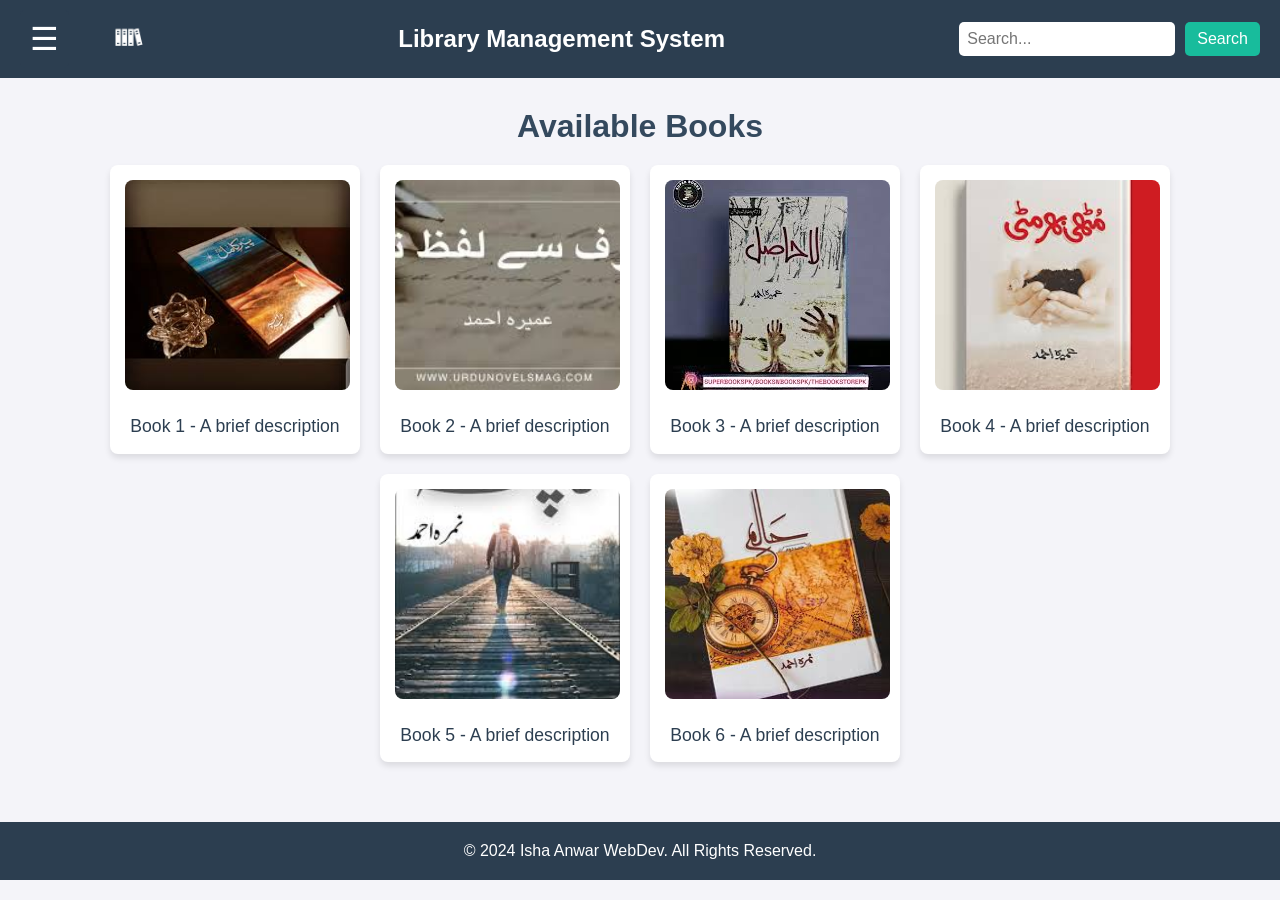
<file: index.html>
<!DOCTYPE html>
<html lang="en">
<head>
    <meta charset="UTF-8">
    <meta name="viewport" content="width=device-width, initial-scale=1.0">
    <title>Library Home</title>
    <link rel="stylesheet" href="home.css">
</head>
<body>

    <header>
        <div class="header-container">
          <div class="menu-button" title="Open Menu">&#9776;</div> 
          <div class="logo">
            <img src="logo.png" alt="Library Logo" />
          </div>
          <div class="title">
            <h1>Library Management System</h1>
          </div>
          <div class="search-container">
            <input type="text" placeholder="Search...">
            <button type="submit">Search</button>
          </div>
        </div>
        <nav>
          <div class="sidebar">
            <a href="javascript:void(0)" class="closebtn">&times;</a>
            <a href="home.html">Home</a>
            <a href="Contact.html">Contact</a>
            <a href="Help.html">Help</a>
            <a href="about.html">About</a>
            <a href="logout.html" class="logout">Logout</a>
          </div>
        </nav>
      </header>

    <main>
        <h2>Available Books</h2>
        <div class="book-list">
            <div class="book-item">
                <a href="book-details.html">
                    <img src="book1.png" alt="Book 1">
                    <p>Book 1 - A brief description</p>
                </a>
            </div>
            <div class="book-item">
                <a href="book-details.html">
                    <img src="book2.png" alt="Book 2">
                    <p>Book 2 - A brief description</p>
                </a>
            </div>
            <div class="book-item">
                <a href="book-details.html">
                    <img src="book3.png" alt="Book 1">
                    <p>Book 3 - A brief description</p>
                </a>
            </div>
            <div class="book-item">
                <a href="book-details.html">
                    <img src="book4.png" alt="Book 2">
                    <p>Book 4 - A brief description</p>
                </a>
            </div>
            <div class="book-item">
                <a href="book-details.html">
                    <img src="book5.png" alt="Book 1">
                    <p>Book 5 - A brief description</p>
                </a>
            </div>
            <div class="book-item">
                <a href="book-details.html">
                    <img src="book6.png" alt="Book 2">
                    <p>Book 6 - A brief description</p>
                </a>
            </div>
        </div>
    </main>

    <footer>
        <p>&copy; 2024 Isha Anwar WebDev. All Rights Reserved.</p>
    </footer>
    <script src="header.js"></script>
</body>
</html>
</file>
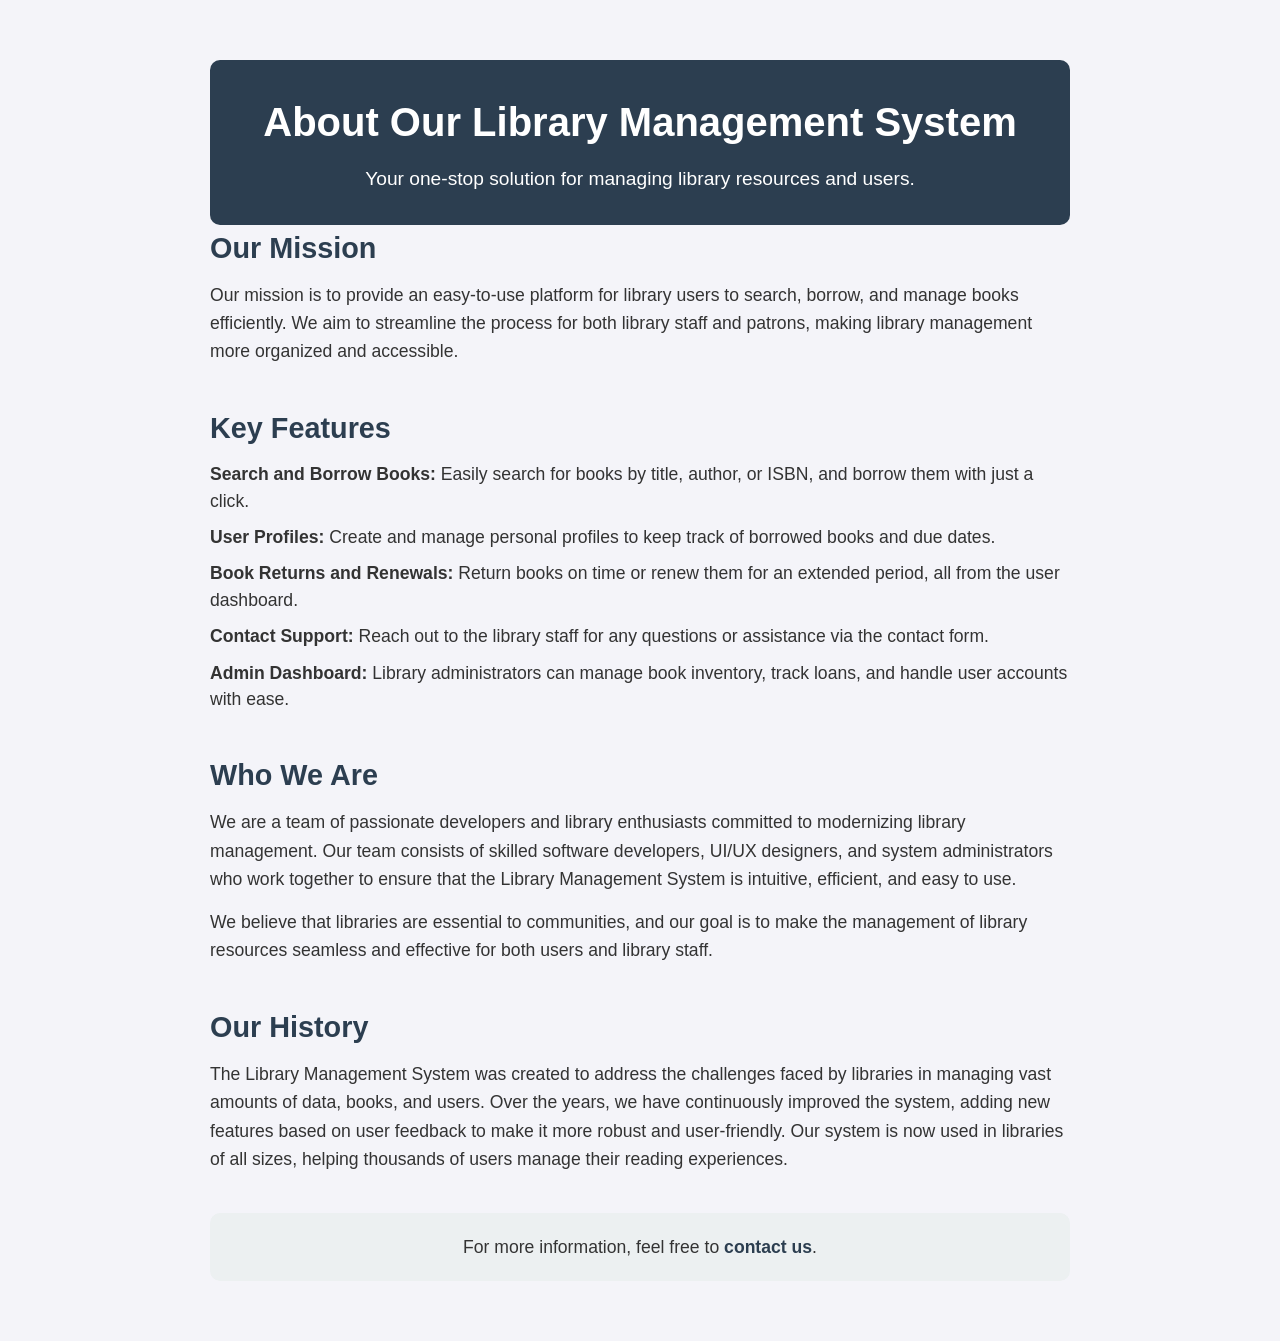
<file: about.html>
<!DOCTYPE html>
<html lang="en">
<head>
    <meta charset="UTF-8">
    <meta name="viewport" content="width=device-width, initial-scale=1.0">
    <title>About - Library System</title>
    <link rel="stylesheet" href="about.css">
</head>
<body>
    <div class="about-container">
        <header class="about-header">
            <h1>About Our Library Management System</h1>
            <p>Your one-stop solution for managing library resources and users.</p>
        </header>

        <section class="about-section">
            <h2>Our Mission</h2>
            <p>Our mission is to provide an easy-to-use platform for library users to search, borrow, and manage books efficiently. We aim to streamline the process for both library staff and patrons, making library management more organized and accessible.</p>
        </section>

        <section class="about-section">
            <h2>Key Features</h2>
            <ul>
                <li><strong>Search and Borrow Books:</strong> Easily search for books by title, author, or ISBN, and borrow them with just a click.</li>
                <li><strong>User Profiles:</strong> Create and manage personal profiles to keep track of borrowed books and due dates.</li>
                <li><strong>Book Returns and Renewals:</strong> Return books on time or renew them for an extended period, all from the user dashboard.</li>
                <li><strong>Contact Support:</strong> Reach out to the library staff for any questions or assistance via the contact form.</li>
                <li><strong>Admin Dashboard:</strong> Library administrators can manage book inventory, track loans, and handle user accounts with ease.</li>
            </ul>
        </section>

        <section class="about-section">
            <h2>Who We Are</h2>
            <p>We are a team of passionate developers and library enthusiasts committed to modernizing library management. Our team consists of skilled software developers, UI/UX designers, and system administrators who work together to ensure that the Library Management System is intuitive, efficient, and easy to use.</p>
            <p>We believe that libraries are essential to communities, and our goal is to make the management of library resources seamless and effective for both users and library staff.</p>
        </section>

        <section class="about-section">
            <h2>Our History</h2>
            <p>The Library Management System was created to address the challenges faced by libraries in managing vast amounts of data, books, and users. Over the years, we have continuously improved the system, adding new features based on user feedback to make it more robust and user-friendly. Our system is now used in libraries of all sizes, helping thousands of users manage their reading experiences.</p>
        </section>

        <footer class="about-footer">
            <p>For more information, feel free to <a href="contact.html">contact us</a>.</p>
        </footer>
   
    </div>
</body>
</html>
</file>
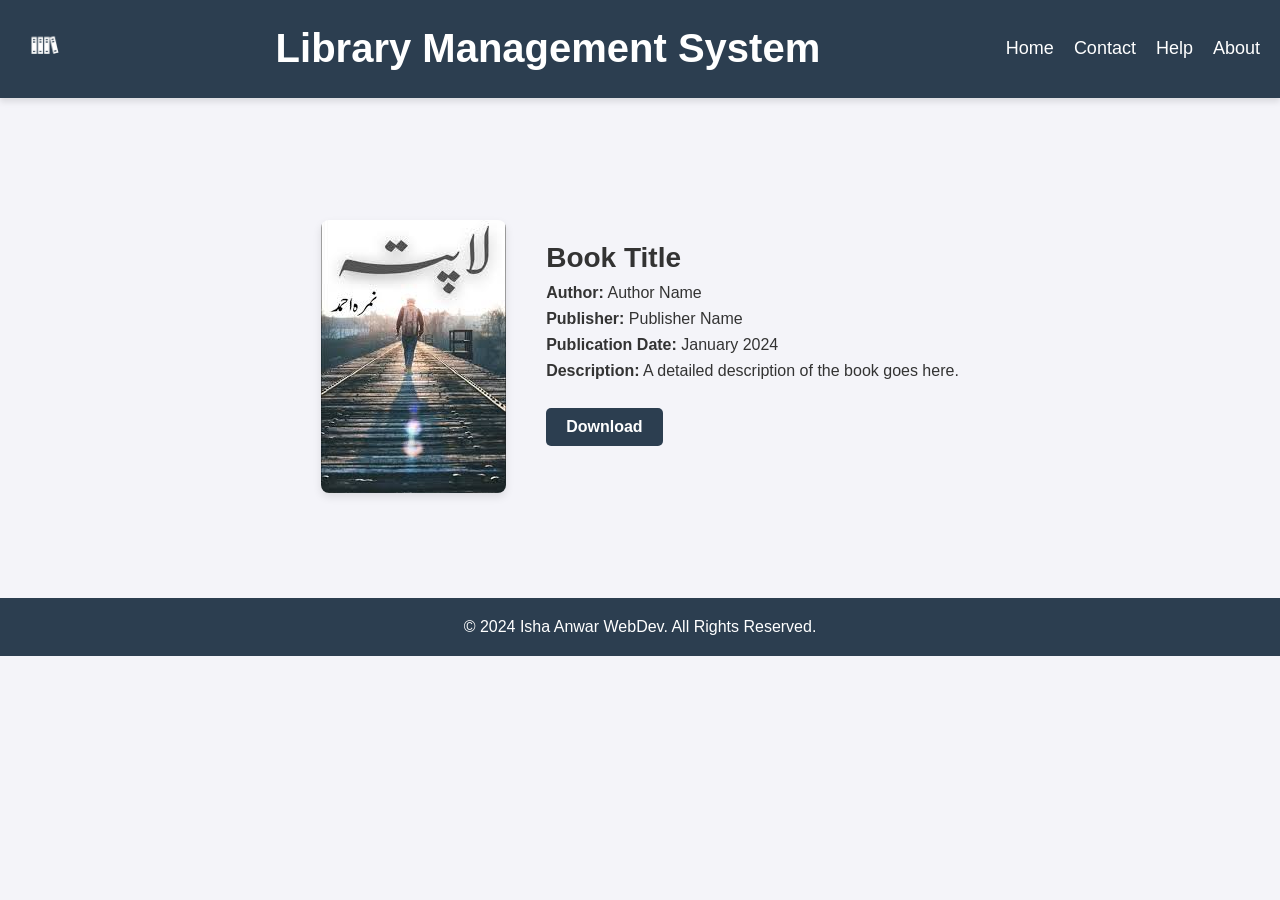
<file: book-details.html>
<!DOCTYPE html>
<html lang="en">
<head>
    <meta charset="UTF-8">
    <meta name="viewport" content="width=device-width, initial-scale=1.0">
    <title>Book Details</title>
    <link rel="stylesheet" href="book-details.css">
</head>

<body>
    <header>
        <div class="logo">
            <img src="logo.png" alt="Library Logo" />
        </div>
        <h1>Library Management System</h1>
        <nav>
            <a href="index.html">Home</a>
            <a href="Contact.html">Contact</a>
            <a href="Help.html">Help</a>
            <a href="about.html">About</a>
            <!-- <a href="logout.html" class="logout">Logout</a> -->
        </nav> 
    </header>

    <main>
        <div class="book-details">
            <div class="book-content">
                <img src="book5.png" alt="Book 1" class="book-image">
                <div class="details">
                    <h2>Book Title</h2>
                    <p><strong>Author:</strong> Author Name</p>
                    <p><strong>Publisher:</strong> Publisher Name</p>
                    <p><strong>Publication Date:</strong> January 2024</p>
                    <p><strong>Description:</strong> A detailed description of the book goes here.</p>
                    <a href="#" class="download-button">Download</a>
                </div>
            </div>
        </div>
    </main>
    <footer>
        <p>&copy; 2024 Isha Anwar WebDev. All Rights Reserved.</p>
    </footer>
</body>
</html>
</file>
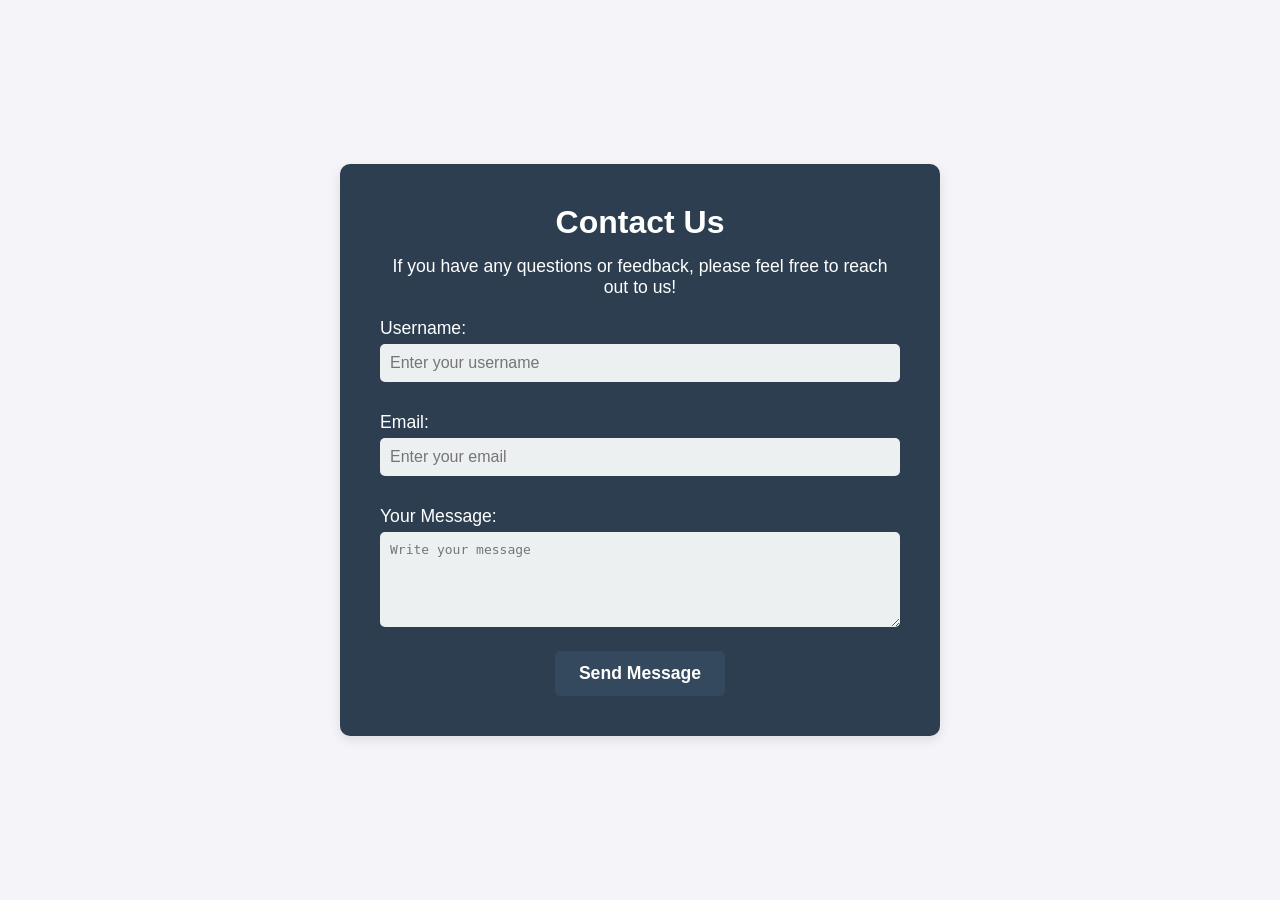
<file: contact.html>
<!DOCTYPE html>
<html lang="en">
<head>
    <meta charset="UTF-8">
    <meta name="viewport" content="width=device-width, initial-scale=1.0">
    <title>Contact - Library System</title>
    <link rel="stylesheet" href="contact.css">
</head>
<body>
    <div class="contact-container">
        <div class="contact-form">
            <h2>Contact Us</h2>
            <p>If you have any questions or feedback, please feel free to reach out to us!</p>
            <form action="submit-message.php" method="POST">
                <label for="username">Username:</label>
                <input type="text" id="username" name="username" placeholder="Enter your username" required>

                <label for="email">Email:</label>
                <input type="email" id="email" name="email" placeholder="Enter your email" required>

                <label for="message">Your Message:</label>
                <textarea id="message" name="message" rows="5" placeholder="Write your message" required></textarea>

                <button type="submit" class="btn">Send Message</button>
            </form>
        </div>
    </div>

</body>
</html>
</file>
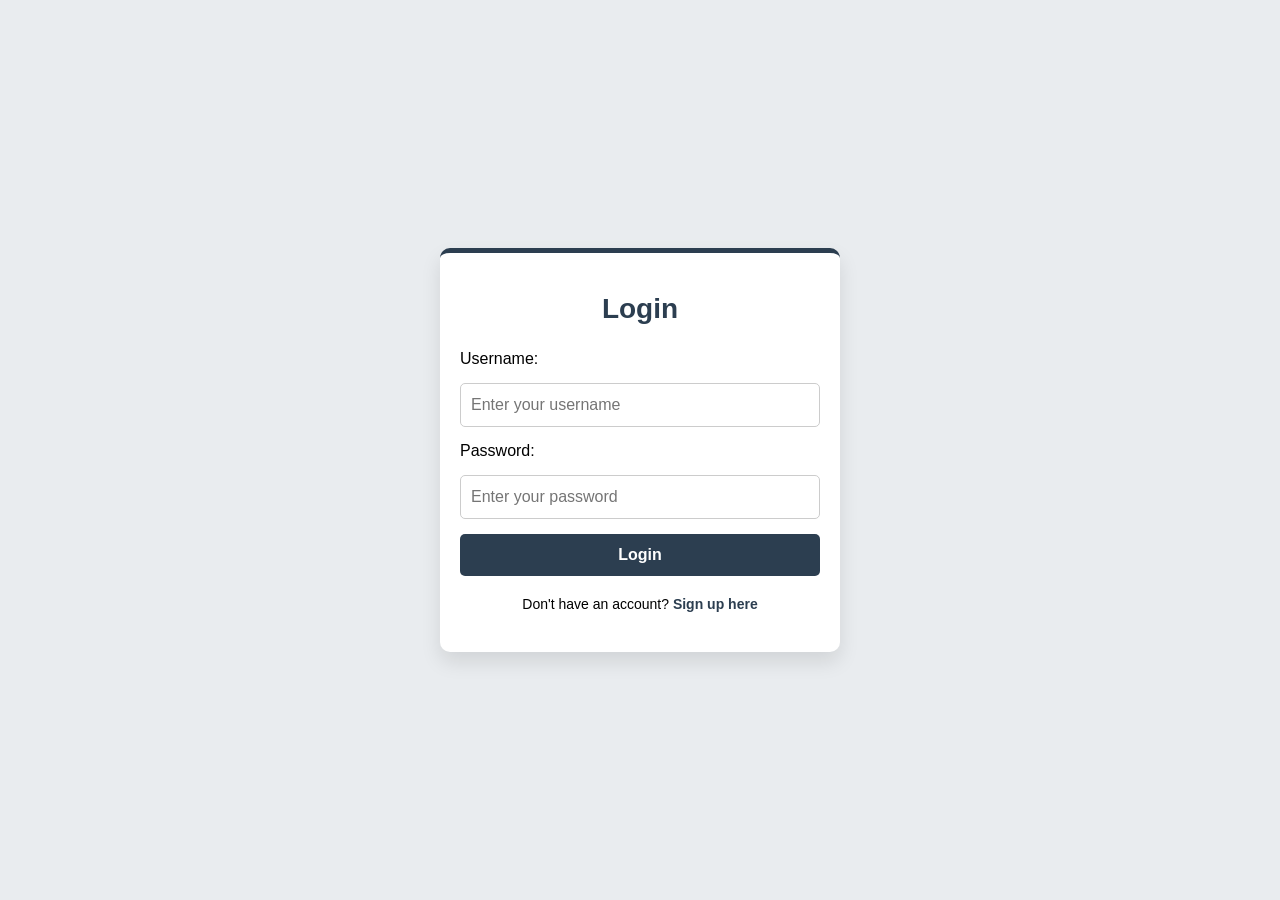
<file: login.html>
<!DOCTYPE html>
<html lang="en">
<head>
    <meta charset="UTF-8">
    <meta name="viewport" content="width=device-width, initial-scale=1.0">
    <title>Login - Library System</title>
    <link rel="stylesheet" href="login.css">
</head>
<body>
    <div class="form-container">
        <div class="form-header">
            <h2>Login</h2>
        </div>
        <form action="index.html">
            <label for="username">Username:</label>
            <input type="text" id="username" name="username" placeholder="Enter your username" required>
            
            <label for="password">Password:</label>
            <input type="password" id="password" name="password" placeholder="Enter your password" required>
            
            <button type="submit">Login</button>
        </form>
        <p class="signup-prompt">Don't have an account? <a href="signup.html">Sign up here</a></p>
    </div>
</body>
</html>
</file>
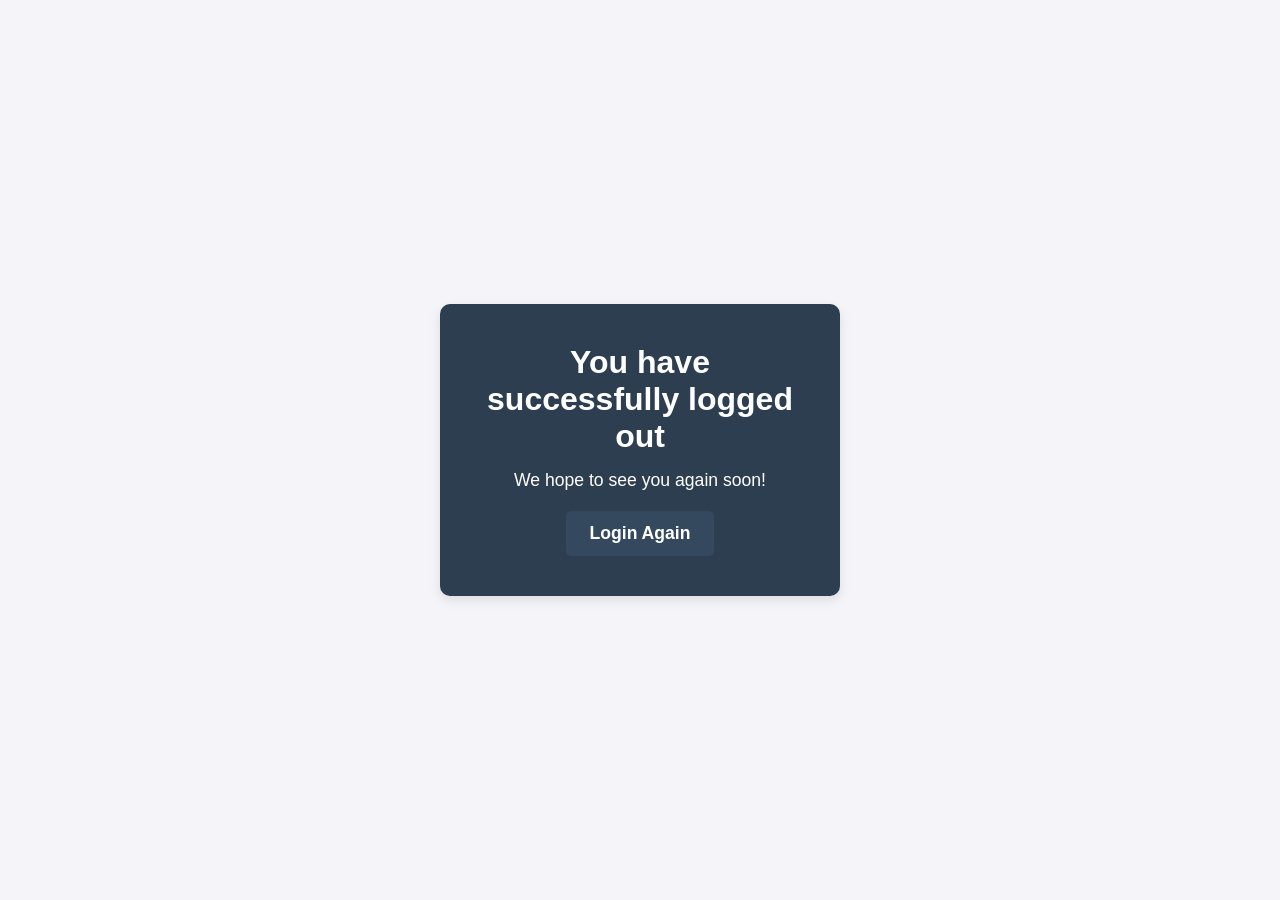
<file: logout.html>
<!DOCTYPE html>
<html lang="en">
<head>
    <meta charset="UTF-8">
    <meta name="viewport" content="width=device-width, initial-scale=1.0">
    <title>Logout</title>
    <link rel="stylesheet" href="logout.css">
</head>
<body>
    <div class="logout-container">
        <div class="logout-message">
            <h2>You have successfully logged out</h2>
            <p>We hope to see you again soon!</p>
            <a href="login.html" class="btn">Login Again</a>
        </div>
    </div>
    
</body>
</html>
</file>
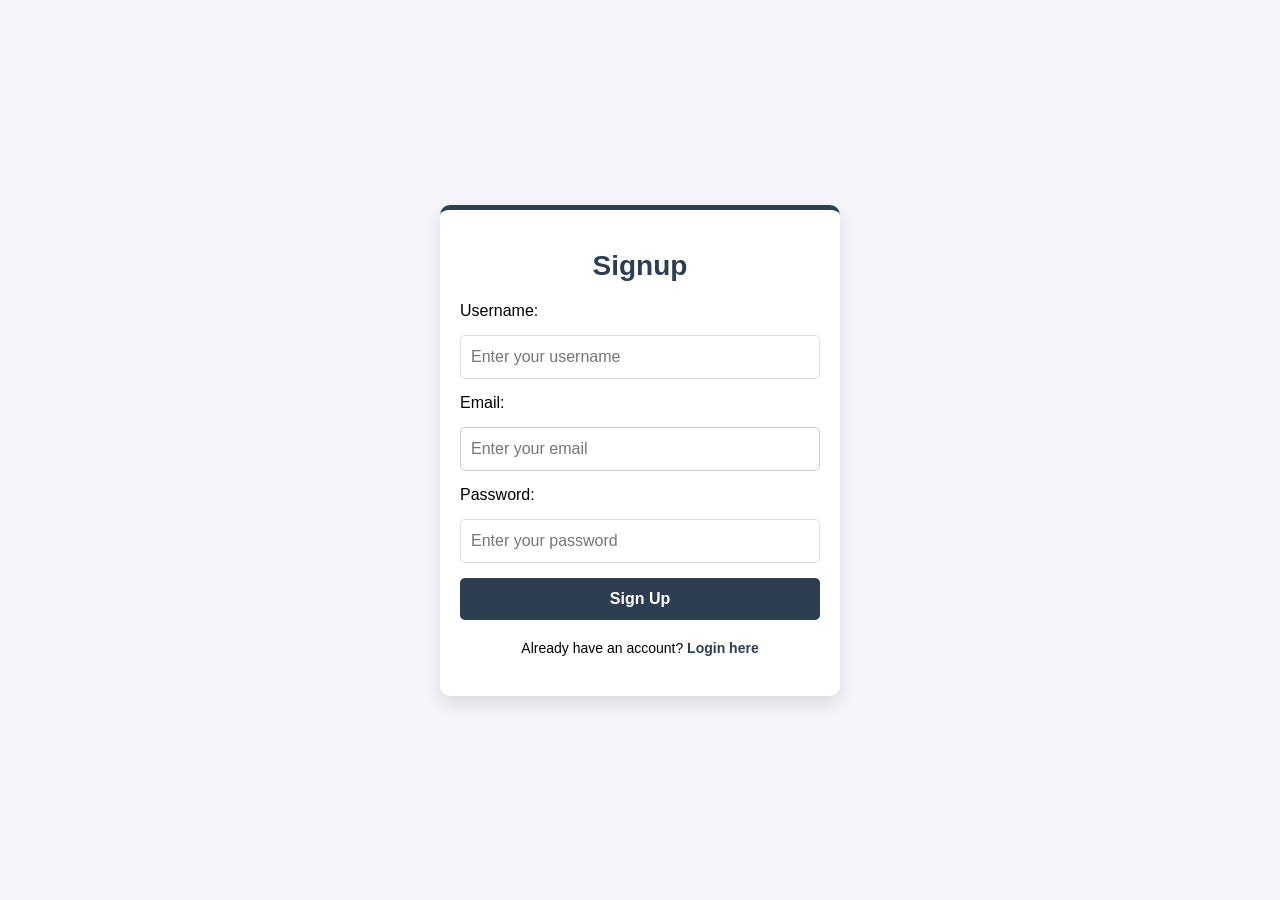
<file: signup.html>
<!DOCTYPE html>
<html lang="en">
<head>
    <meta charset="UTF-8">
    <meta name="viewport" content="width=device-width, initial-scale=1.0">
    <title>Signup - Library System</title>
    <link rel="stylesheet" href="signup.css">
</head>
<body>
    <div class="form-container">
        <div class="form-header">
            <h2>Signup</h2>
        </div>
        <form action="login.html">
            <label for="username">Username:</label>
            <input type="text" id="username" name="username" placeholder="Enter your username" required>
            
            <label for="email">Email:</label>
            <input type="email" id="email" name="email" placeholder="Enter your email" required>
            
            <label for="password">Password:</label>
            <input type="password" id="password" name="password" placeholder="Enter your password" required>
            
            <button type="submit">Sign Up</button>
        </form>
        <p class="login-prompt">Already have an account? <a href="login.html">Login here</a></p>
    </div>

</body>
</html>
</file>
<file: home.css>
* {
    margin: 0;
    padding: 0;
    box-sizing: border-box;
}

body {
    font-family: 'Arial', sans-serif;
    background-color: #f4f4f9;
    color: #333;
}

header {
    background-color: #2c3e50;
    color: white;
    padding: 10px 20px;
    position: relative;
}



.menu-button {
    font-size: 2em;
    cursor: pointer;
    padding: 10px;
    color: white;
    background-color: #2c3e50;
    border: none;
    border-radius: 5px;
    transition: all 0.3s ease;
    margin-right: 15px;
    flex-shrink: 0;
}

.menu-button:hover {
    background-color: #18bc9c;
    transform: scale(1.1);
    box-shadow: 0 0 10px rgba(24, 188, 156, 0.6);
}


.logo img {
    width: 50px;
    height: auto;
    margin-right: 10px;
}

.header-container {
    display: flex;
    align-items: center;
    justify-content: space-between;
    flex-wrap: wrap;
    gap: 20px;
}

.logo {
    display: flex;
    align-items: center;
}

.title {
    flex-grow: 1;
    text-align: center;
}

.search-container {
    display: flex;
    align-items: center;
    justify-content: flex-end;
    margin-left: auto;
}


.title h1 {
    font-size: 1.5em;
    white-space: nowrap;
}


.search-container input {
    padding: 8px;
    font-size: 1em;
    margin-right: 10px;
    border: none;
    border-radius: 5px;
}

.search-container button {
    padding: 8px 12px;
    background-color: #18bc9c;
    border: none;
    border-radius: 5px;
    color: white;
    cursor: pointer;
    font-size: 1em;
}

.search-container button:hover {
    background-color: #1abc9c;
}


.sidebar {
    height: 100%;
    width: 0;
    position: fixed;
    z-index: 1000;
    top: 0;
    left: 0;
    background-color: #2c3e50;
    overflow-x: hidden;
    transition: 0.5s;
    padding-top: 60px;
    box-shadow: 3px 0 5px rgba(0, 0, 0, 0.2);
}

.sidebar a {
    padding: 10px 15px;
    text-decoration: none;
    font-size: 1.2em;
    color: white;
    display: block;
    transition: 0.3s;
}

.sidebar a:hover {
    background-color: #18bc9c;
}

.sidebar .closebtn {
    position: absolute;
    top: 15px;
    right: 25px;
    font-size: 2em;
    cursor: pointer;
}

.menu-button[title]:hover::after {
    position: absolute;
    top: -30px;
    left: 50%;
    transform: translateX(-50%);
    background-color: #333;
    color: white;
    padding: 5px;
    border-radius: 5px;
    font-size: 0.8em;
    white-space: nowrap;
    z-index: 10;
    opacity: 0.8;
}


main {
    padding: 30px;
    text-align: center;
}

h2 {
    font-size: 2em;
    margin-bottom: 20px;
    color: #34495e;
    text-align: center;
}

.book-list {
    display: flex;
    flex-wrap: wrap;
    justify-content: center;
    gap: 20px;
    margin-top: 20px;
}

.book-item {
    background-color: white;
    padding: 15px;
    border-radius: 8px;
    box-shadow: 0 4px 6px rgba(0, 0, 0, 0.1);
    transition: transform 0.3s ease, box-shadow 0.3s ease;
    text-align: center;
    flex: 1 1 250px;
    max-width: 250px;
    min-width: 200px;
}

.book-item:hover {
    transform: translateY(-10px);
    box-shadow: 0 8px 12px rgba(0, 0, 0, 0.2);
}

.book-item a {
    text-decoration: none;
    color: inherit;
}

.book-item img {
    width: 225px;
    height: 210px;
    object-fit: cover;
    border-radius: 8px;
    margin-bottom: 10px;
}

.book-item p {
    font-size: 1.1em;
    color: #2c3e50;
    line-height: 1.4;
    margin-top: 10px;
}

footer {
    text-align: center;
    padding: 20px;
    background-color: #2c3e50;
    color: white;
    margin-top: 30px;
    font-size: 1em;
}

footer p {
    margin: 0;
}

@media (max-width: 1024px) {
    header h1 {
        font-size: 2.2em;
    }

    nav a {
        font-size: 1em;
        margin: 0 10px;
    }

    .book-item {
        max-width: 220px;
    }

    .book-item img {
        width: 140px;
        height: 180px;
    }
}

@media (max-width: 768px) {
    header {
        flex-direction: column;
        text-align: center;
    }

    header h1 {
        font-size: 2em;
        margin-top: 10px;
    }

    .book-list {
        flex-direction: row;
        flex-wrap: wrap;
        justify-content: space-evenly;
    }

    .book-item {
        max-width: 200px;
        min-width: 180px;
    }

    .book-item img {
        width: 130px;
        height: 170px;
    }

    .book-item p {
        font-size: 1em;
    }

    .search-container {
        margin-top: 10px;
        justify-content: center;
    }
}

@media (max-width: 480px) {
    header h1 {
        font-size: 1.8em;
    }

    .book-list {
        flex-direction: column;
        align-items: center;
    }

    .book-item {
        max-width: 180px;
        min-width: 150px;
        margin: 10px 0;
    }

    .book-item img {
        width: 120px;
        height: 160px;
    }

    .book-item p {
        font-size: 0.9em;
    }

    nav {
        margin-top: 15px;
    }

    nav a {
        margin: 5px 10px;
        font-size: 0.9em;
    }
}
</file>
<file: about.css>
/* General Reset */
* {
    margin: 0;
    padding: 0;
    box-sizing: border-box;
}

body {
    font-family: Arial, sans-serif;
    background-color: #f4f4f9;
    color: #333;
    line-height: 1.6;
    margin: 0;
    padding: 0;
}

/* About Container */
.about-container {
    width: 100%;
    max-width: 900px;
    margin: 40px auto;
    padding: 20px;
}

.about-header {
    text-align: center;
    background-color: #2c3e50;
    color: white;
    padding: 30px;
    border-radius: 10px;
}

.about-header h1 {
    font-size: 2.5em;
    margin-bottom: 10px;
}

.about-header p {
    font-size: 1.2em;
}

/* About Sections */
.about-section {
    margin-bottom: 40px;
}

.about-section h2 {
    font-size: 1.8em;
    color: #2c3e50;
    margin-bottom: 10px;
}

.about-section p {
    font-size: 1.1em;
    margin-bottom: 15px;
}

.about-section ul {
    list-style-type: none;
    padding-left: 0;
}

.about-section li {
    font-size: 1.1em;
    margin-bottom: 10px;
    line-height: 1.5;
}

/* Footer */
.about-footer {
    text-align: center;
    font-size: 1.1em;
    margin-top: 40px;
    background-color: #ecf0f1;
    padding: 20px;
    border-radius: 10px;
}

.about-footer a {
    color: #2c3e50;
    text-decoration: none;
    font-weight: bold;
}

.about-footer a:hover {
    text-decoration: underline;
}


/* Responsive Design */
@media (max-width: 768px) {
    .about-header h1 {
        font-size: 2em;
    }

    .about-section h2 {
        font-size: 1.5em;
    }

    .about-footer {
        font-size: 1em;
    }
}
</file>
<file: book-details.css>
/* Basic reset */
* {
    margin: 0;
    padding: 0;
    box-sizing: border-box;
}

body {
    font-family: Arial, sans-serif;
    background-color: #f4f4f9;
    color: #333;
    margin: 0;
    padding: 0;
}

/* Header */
header {
    background-color: #2c3e50;
    color: white;
    padding: 20px;
    display: flex;
    justify-content: space-between;
    align-items: center;
    position: fixed;
    top: 0;
    left: 0;
    width: 100%;
    z-index: 1000;
    flex-wrap: wrap; /* Allow header to wrap on smaller screens */
    box-shadow: 0 4px 6px rgba(0, 0, 0, 0.1); /* Optional shadow for better visibility */
}

header h1 {
    font-size: 2.5em;
    margin: 0;
    text-align: center;
    flex: 1; /* Allow the header title to take up available space */
}

header .logo {
    margin-right: 20px;
}

header .logo img {
    width: 50px;
    height: auto;
}

header nav {
    display: flex;
    gap: 20px;
}

header nav a {
    color: white;
    text-decoration: none;
    font-size: 18px;
}

header nav a:hover {
    text-decoration: underline;
}

/* Main Content */
main {
    padding: 140px 20px 20px; /* Adjusted padding for space under the fixed header */
    display: flex;
    justify-content: center;
    align-items: center;
}

.book-details {
    display: flex;
    justify-content: center;
    align-items: center;
    padding: 40px;
    width: 100%;
    max-width: 1200px;
}

.book-content {
    display: flex;
    align-items: center;
    gap: 40px;
}


.book-image {
    max-width: 200px;
    margin-bottom: 15px;
    margin-top: 40px;
    border-radius: 8px;
    box-shadow: 0 4px 8px rgba(0, 0, 0, 0.1);
    transition: transform 0.3s ease, box-shadow 0.3s ease; /* Transition effect */
}

.book-image:hover {
    transform: scale(1.05); /* Slightly increase the image size */
    box-shadow: 0 8px 16px rgba(0, 0, 0, 0.2); /* Increase the shadow */
}


.details {
    flex: 1;
}

.details h2 {
    font-size: 28px;
    margin-bottom: 10px;
}

.details p {
    font-size: 16px;
    margin-bottom: 8px;
}

.download-button {
    display: inline-block;
    padding: 10px 20px;
    background-color: #2c3e50;
    color: white;
    text-decoration: none;
    border-radius: 5px;
    font-weight: bold;
    margin-top: 20px;
    transition: background-color 0.3s;
}

.download-button:hover {
    background-color: #34495e;
}

footer {
    text-align: center;
    padding: 20px;
    background-color: #2c3e50;
    color: white;
    margin-top: 30px;
    font-size: 1em;
}

footer p {
    margin: 0;
}

/* Floating animation */
@keyframes float {
    0% {
        transform: translateY(0);
    }
    50% {
        transform: translateY(-10px); /* Move up 10px */
    }
    100% {
        transform: translateY(0);
    }
}

/* Responsive Design for Header */
@media (max-width: 1024px) {
    header {
        flex-direction: column;
        text-align: center;
    }

    header h1 {
        font-size: 2em;
        margin-bottom: 10px;
    }

    header nav {
        justify-content: center;
        flex-wrap: wrap; /* Allow nav links to wrap if necessary */
    }

    header nav a {
        margin: 10px 0; /* Add margin for nav items */
        font-size: 16px;
    }
}

/* Responsive Design for Main Content */
@media (max-width: 1024px) {
    main {
        padding-top: 160px; /* Extra padding for medium-sized screens */
    }

    .book-details {
        flex-direction: column;
        align-items: center;
    }

    .book-content {
        flex-direction: column;
        align-items: center;
    }

    .book-image {
        max-width: 250px;
        margin-bottom: 20px;
    }

    .details {
        text-align: center;
    }
}

@media (max-width: 768px) {
    header h1 {
        font-size: 1.8em;
    }

    header nav a {
        font-size: 16px;
    }

    main {
        padding-top: 180px; /* Adjusted padding for smaller screens */
    }

    .download-button {
        font-size: 14px;
        padding: 8px 16px;
    }
}

@media (max-width: 480px) {
    header {
        flex-direction: column;
        align-items: center;
    }

    header .logo img {
        width: 40px; /* Smaller logo on small screens */
    }

    header h1 {
        font-size: 1.5em;
        margin-bottom: 10px;
    }

    header nav {
        flex-direction: column;
        align-items: center;
    }

    header nav a {
        font-size: 14px;
        margin: 5px 0;
    }

    main {
        padding-top: 220px; /* More padding for very small screens to avoid overlap */
    }
    
    .details h2 {
        font-size: 22px;
    }

    .details p {
        font-size: 14px;
    }

    .download-button {
        font-size: 12px;
        padding: 6px 12px;
    }
}

/* Adjustments for screens 470px or narrower */
@media (max-width: 470px) {
    main {
        padding-top: 240px; /* Increased padding to account for the header height */
    }
}
</file>
<file: contact.css>
/* General Reset */
* {
    margin: 0;
    padding: 0;
    box-sizing: border-box;
}

body {
    font-family: Arial, sans-serif;
    background-color: #f4f4f9;
    color: #333;
    display: flex;
    justify-content: center;
    align-items: center;
    height: 100vh;
}

/* Contact Container */
.contact-container {
    width: 100%;
    max-width: 600px;
    margin: 0 20px;
}

.contact-form {
    background-color: #2c3e50;
    color: white;
    padding: 40px;
    border-radius: 10px;
    box-shadow: 0 4px 12px rgba(0, 0, 0, 0.1);
    text-align: center;
}

.contact-form h2 {
    font-size: 2em;
    margin-bottom: 15px;
}

.contact-form p {
    font-size: 1.1em;
    margin-bottom: 20px;
}

/* Form Labels and Inputs */
label {
    display: block;
    font-size: 1.1em;
    margin: 10px 0 5px;
    text-align: left;
}

input[type="text"], input[type="email"], textarea {
    width: 100%;
    padding: 10px;
    margin-bottom: 20px;
    border: none;
    border-radius: 5px;
    font-size: 1em;
    background-color: #ecf0f1;
}

textarea {
    resize: vertical;
}

button {
    padding: 12px 24px;
    background-color: #34495e;
    color: white;
    font-size: 1.1em;
    font-weight: bold;
    border-radius: 5px;
    border: none;
    transition: background-color 0.3s;
}

button:hover {
    background-color: #2c3e50;
}

/* Responsive Styles */
@media (max-width: 480px) {
    .contact-form {
        padding: 30px;
    }

    .contact-form h2 {
        font-size: 1.8em;
    }

    button {
        font-size: 1em;
        padding: 10px 20px;
    }
}
</file>
<file: login.css>
/* Basic reset */
* {
    margin: 0;
    padding: 0;
    box-sizing: border-box;
    font-family: Arial, sans-serif;
}

/* Body and background styling */
body {
    background-color: #e9ecef;
    display: flex;
    justify-content: center;
    align-items: center;
    height: 100vh;
}

/* Form Container */
.form-container {
    background-color: #ffffff;
    width: 100%;
    max-width: 400px;
    padding: 40px 20px;
    box-shadow: 0 10px 20px rgba(0, 0, 0, 0.1);
    border-radius: 10px;
    border-top: 5px solid #2c3e50;
}

/* Form Header */
.form-header {
    text-align: center;
    margin-bottom: 25px;
}

.form-header h2 {
    color: #2c3e50;
    font-size: 28px;
    margin-bottom: 10px;
}

/* Form Styling */
form {
    display: flex;
    flex-direction: column;
    gap: 15px;
}

/* Input Fields */
input[type="text"],
input[type="password"] {
    padding: 12px 10px;
    font-size: 16px;
    border: 1px solid #ccc;
    border-radius: 5px;
    outline: none;
    transition: border-color 0.3s, box-shadow 0.3s;
}

/* Focus effect for input */
input[type="text"]:focus,
input[type="password"]:focus {
    border-color: #2c3e50;
    box-shadow: 0 0 8px rgba(44, 62, 80, 0.3);
}

/* Submit Button */
button[type="submit"] {
    padding: 12px;
    background-color: #2c3e50;
    color: white;
    font-size: 16px;
    font-weight: bold;
    border: none;
    border-radius: 5px;
    cursor: pointer;
    transition: background-color 0.3s, transform 0.2s;
}

/* Button hover state */
button[type="submit"]:hover {
    background-color: #34495e;
    transform: scale(1.02);
}

/* Signup Prompt */
.signup-prompt {
    margin-top: 20px;
    text-align: center;
    font-size: 14px;
}

.signup-prompt a {
    color: #2c3e50;
    text-decoration: none;
    font-weight: bold;
    transition: color 0.3s;
}

/* Link hover state */
.signup-prompt a:hover {
    color: #34495e;
}
footer {
    text-align: center;
    padding: 20px;
    background-color: #2c3e50;
    color: white;
    margin-top: 30px;
    font-size: 1em;
}

footer p {
    margin: 0;
}
/* Responsive Design */
@media (max-width: 480px) {
    .form-container {
        padding: 30px 15px;
    }
    
    .form-header h2 {
        font-size: 24px;
    }
    
    input[type="text"],
    input[type="password"] {
        padding: 10px 8px;
    }
    
    button[type="submit"] {
        padding: 10px;
        font-size: 14px;
    }
}
</file>
<file: logout.css>
/* General Reset */
* {
  margin: 0;
  padding: 0;
  box-sizing: border-box;
}

body {
  font-family: Arial, sans-serif;
  background-color: #f4f4f9;
  color: #333;
  display: flex;
  justify-content: center;
  align-items: center;
  height: 100vh;  /* Full height of the viewport */
  text-align: center;
}

/* Logout Container */
.logout-container {
  background-color: #2c3e50;
  color: white;
  padding: 40px;
  border-radius: 10px;
  box-shadow: 0 4px 12px rgba(0, 0, 0, 0.1);
  width: 100%;
  max-width: 400px;
}

/* Logout Message */
.logout-message h2 {
  font-size: 2em;
  margin-bottom: 15px;
}

.logout-message p {
  font-size: 1.1em;
  margin-bottom: 20px;
}

/* Button Styling */
.btn {
  display: inline-block;
  padding: 12px 24px;
  background-color: #34495e;
  color: white;
  text-decoration: none;
  font-size: 1.1em;
  font-weight: bold;
  border-radius: 5px;
  transition: background-color 0.3s;
}

.btn:hover {
  background-color: #2c3e50;
}
footer {
  text-align: center;
  padding: 20px;
  background-color: #2c3e50;
  color: white;
  margin-top: 30px;
  font-size: 1em;
}

footer p {
  margin: 0;
}
/* Responsive Styles */
@media (max-width: 480px) {
  .logout-container {
      padding: 30px;
      max-width: 300px;
  }

  .logout-message h2 {
      font-size: 1.8em;
  }

  .btn {
      font-size: 1em;
      padding: 10px 20px;
  }
}
</file>
<file: signup.css>
/* Basic reset */
* {
    margin: 0;
    padding: 0;
    box-sizing: border-box;
    font-family: Arial, sans-serif;
}

/* Body and background styling */
body {
    background-color: #f4f4f9;
    display: flex;
    justify-content: center;
    align-items: center;
    height: 100vh;
}

/* Form Container */
.form-container {
    background-color: #ffffff;
    width: 100%;
    max-width: 400px;
    padding: 40px 20px;
    box-shadow: 0 8px 16px rgba(0, 0, 0, 0.1);
    border-radius: 10px;
    border-top: 5px solid #2c3e50;
}

/* Form Header */
.form-header {
    text-align: center;
    margin-bottom: 20px;
}

.form-header h2 {
    color: #2c3e50;
    font-size: 28px;
    margin-bottom: 10px;
}

/* Form Styling */
form {
    display: flex;
    flex-direction: column;
    gap: 15px;
}
/* Styling for email field */
input[type="email"] {
    padding: 12px 10px;
    font-size: 16px;
    border: 1px solid #ccc;
    border-radius: 5px;
    outline: none;
    transition: border-color 0.3s, box-shadow 0.3s;
}

/* Focus effect for input */
input[type="email"]:focus {
    border-color: #2c3e50;
    box-shadow: 0 0 8px rgba(44, 62, 80, 0.3);
}

/* Input Fields */
input[type="text"],
input[type="password"] {
    padding: 12px 10px;
    font-size: 16px;
    border: 1px solid #ddd;
    border-radius: 5px;
    outline: none;
    transition: border-color 0.3s;
}

input[type="text"]:focus,
input[type="password"]:focus {
    border-color: #2c3e50;
}

/* Submit Button */
button[type="submit"] {
    padding: 12px;
    background-color: #2c3e50;
    color: white;
    font-size: 16px;
    font-weight: bold;
    border: none;
    border-radius: 5px;
    cursor: pointer;
    transition: background-color 0.3s, transform 0.2s;
}

button[type="submit"]:hover {
    background-color: #34495e;
    transform: scale(1.02);
}

/* Login Prompt */
.login-prompt {
    margin-top: 20px;
    text-align: center;
    font-size: 14px;
}

.login-prompt a {
    color: #2c3e50;
    text-decoration: none;
    font-weight: bold;
    transition: color 0.3s;
}

.login-prompt a:hover {
    color: #34495e;
}

/* Responsive Design */
@media (max-width: 480px) {
    .form-container {
        padding: 30px 15px;
    }
    
    .form-header h2 {
        font-size: 24px;
    }
    
    input[type="text"],
    input[type="password"] {
        padding: 10px 8px;
    }
    
    button[type="submit"] {
        padding: 10px;
        font-size: 14px;
    }
}
</file>
